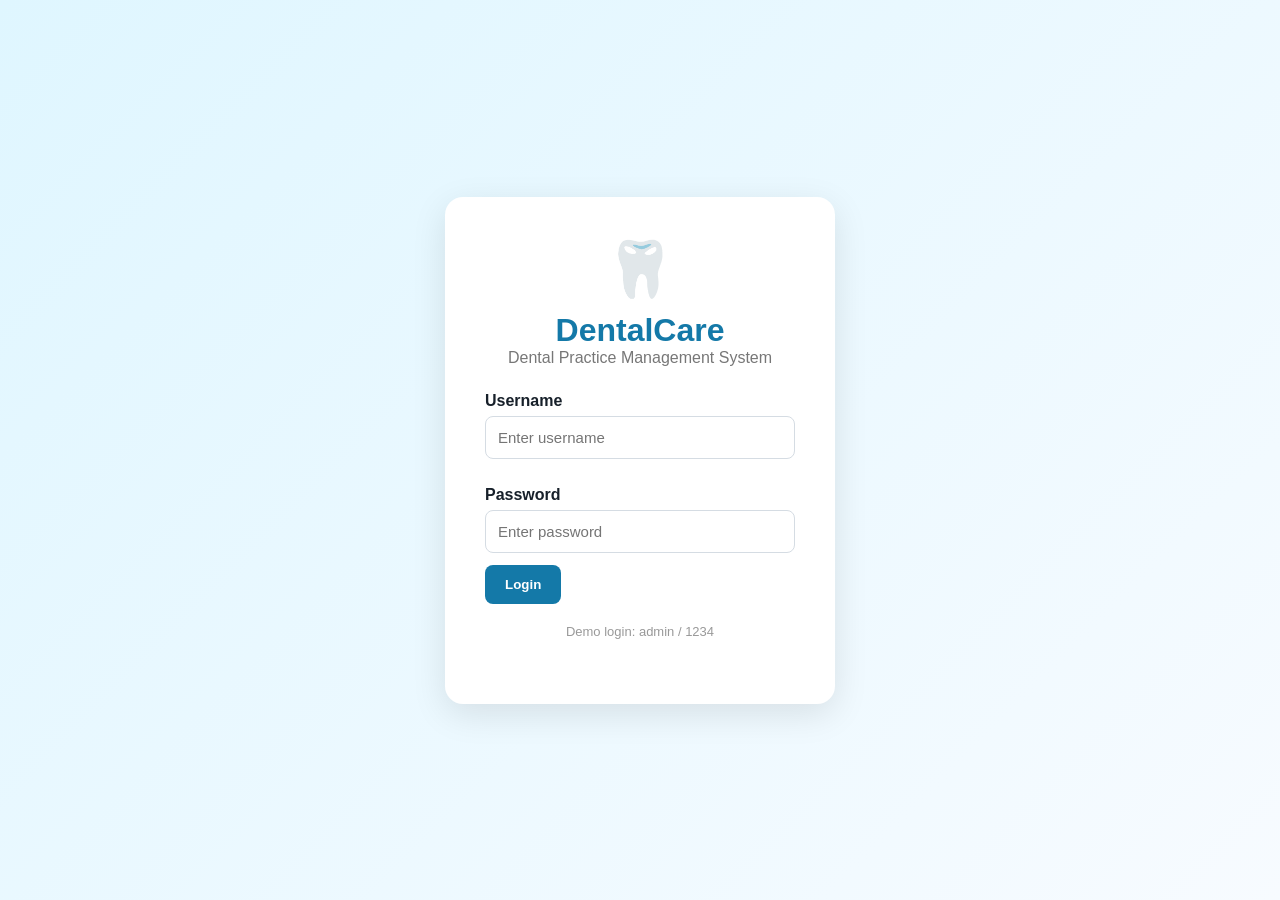
<file: index.html>
<!DOCTYPE html>
<html lang="en">
<head>
    <meta charset="UTF-8">
    <meta name="viewport" content="width=device-width, initial-scale=1.0">
    <title>DentalCare - Login</title>
    <link rel="stylesheet" href="style.css">
</head>

<body class="login-body">

<div class="login-container">

    <div class="login-logo">
        🦷
    </div>

    <h1>DentalCare</h1>
    <p>Dental Practice Management System</p>

    <form onsubmit="login(event)">

        <label>Username</label>
        <input type="text" id="username" placeholder="Enter username" required>

        <label>Password</label>
        <input type="password" id="password" placeholder="Enter password" required>

        <button type="submit" class="primary-btn">Login</button>

    </form>

    <p class="demo-text">
        Demo login: admin / 1234
    </p>

</div>

<script src="script.js"></script>

</body>
</html>
</file>
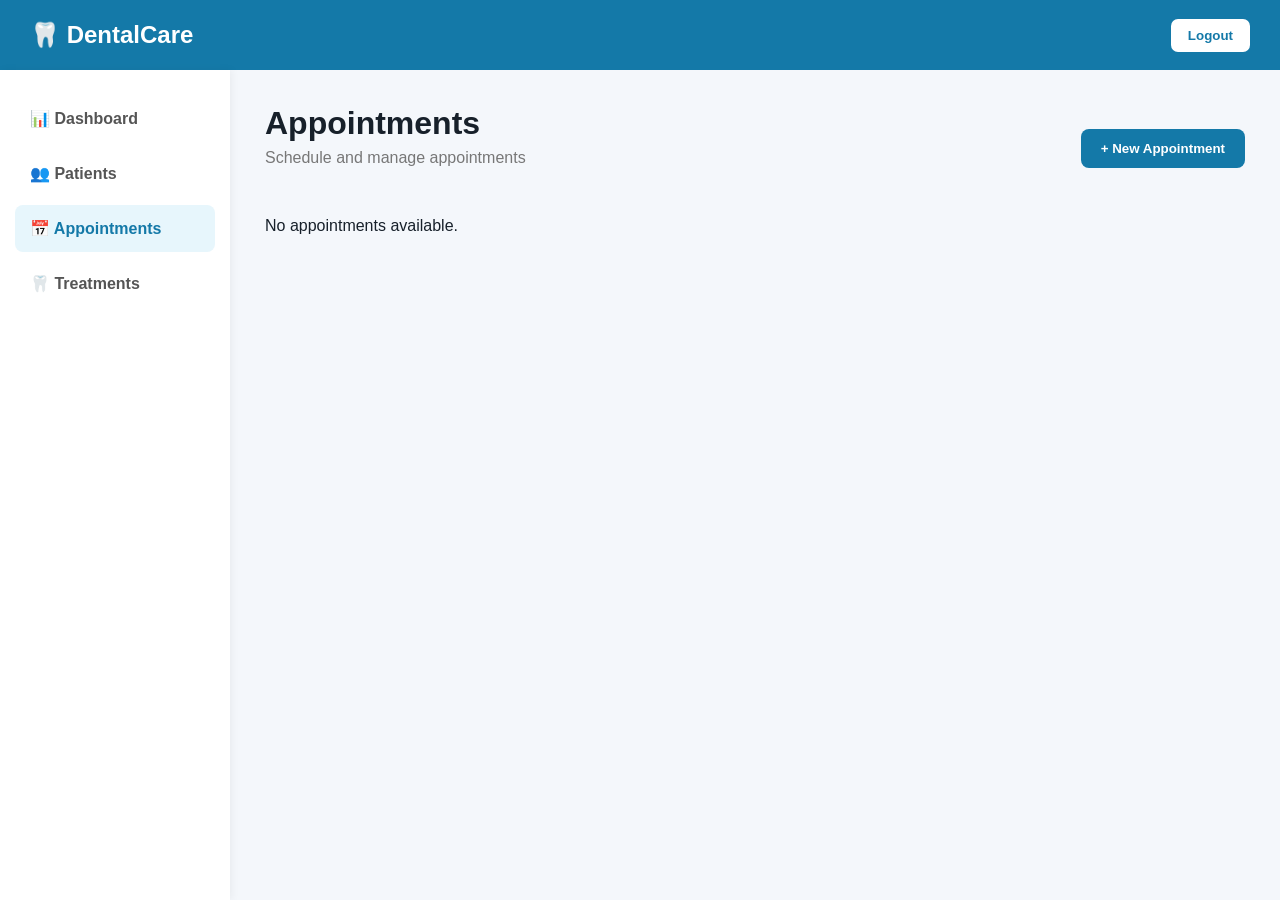
<file: appointments.html>
<!DOCTYPE html>
<html lang="en">

<head>

    <meta charset="UTF-8">

    <meta name="viewport"
          content="width=device-width, initial-scale=1.0">

    <title>DentalCare - Appointments</title>

    <link rel="stylesheet" href="style.css">

</head>

<body>

<header class="topbar">

    <h2>🦷 DentalCare</h2>

    <button onclick="logout()" class="logout-btn">
        Logout
    </button>

</header>

<div class="layout">

    <aside class="sidebar">

        <a href="dashboard.html">📊 Dashboard</a>

        <a href="patients.html">👥 Patients</a>

        <a href="appointments.html" class="active">
            📅 Appointments
        </a>

        <a href="treatments.html">🦷 Treatments</a>

    </aside>

    <main class="content">

        <div class="page-header">

            <div>
                <h1>Appointments</h1>

                <p class="subtitle">
                    Schedule and manage appointments
                </p>
            </div>

            <button
                onclick="openAppointmentForm()"
                class="primary-btn"
            >
                + New Appointment
            </button>

        </div>

        <div id="appointmentForm" class="form-card hidden">

            <h2>Book Appointment</h2>

            <input
                type="text"
                id="appointmentPatient"
                placeholder="Patient Name"
            >

            <input
                type="text"
                id="dentist"
                placeholder="Dentist Name"
            >

            <input
                type="date"
                id="appointmentDate"
            >

            <input
                type="time"
                id="appointmentTime"
            >

            <select id="appointmentStatus">

                <option>Scheduled</option>

                <option>Completed</option>

                <option>Cancelled</option>

            </select>

            <textarea
                id="appointmentReason"
                placeholder="Reason for visit"
            ></textarea>

            <button
                onclick="addAppointment()"
                class="primary-btn"
            >
                Save Appointment
            </button>

            <button
                onclick="closeAppointmentForm()"
                class="cancel-btn"
            >
                Cancel
            </button>

        </div>

        <div id="appointmentList"></div>

    </main>

</div>

<script src="script.js"></script>

</body>
</html>
</file>
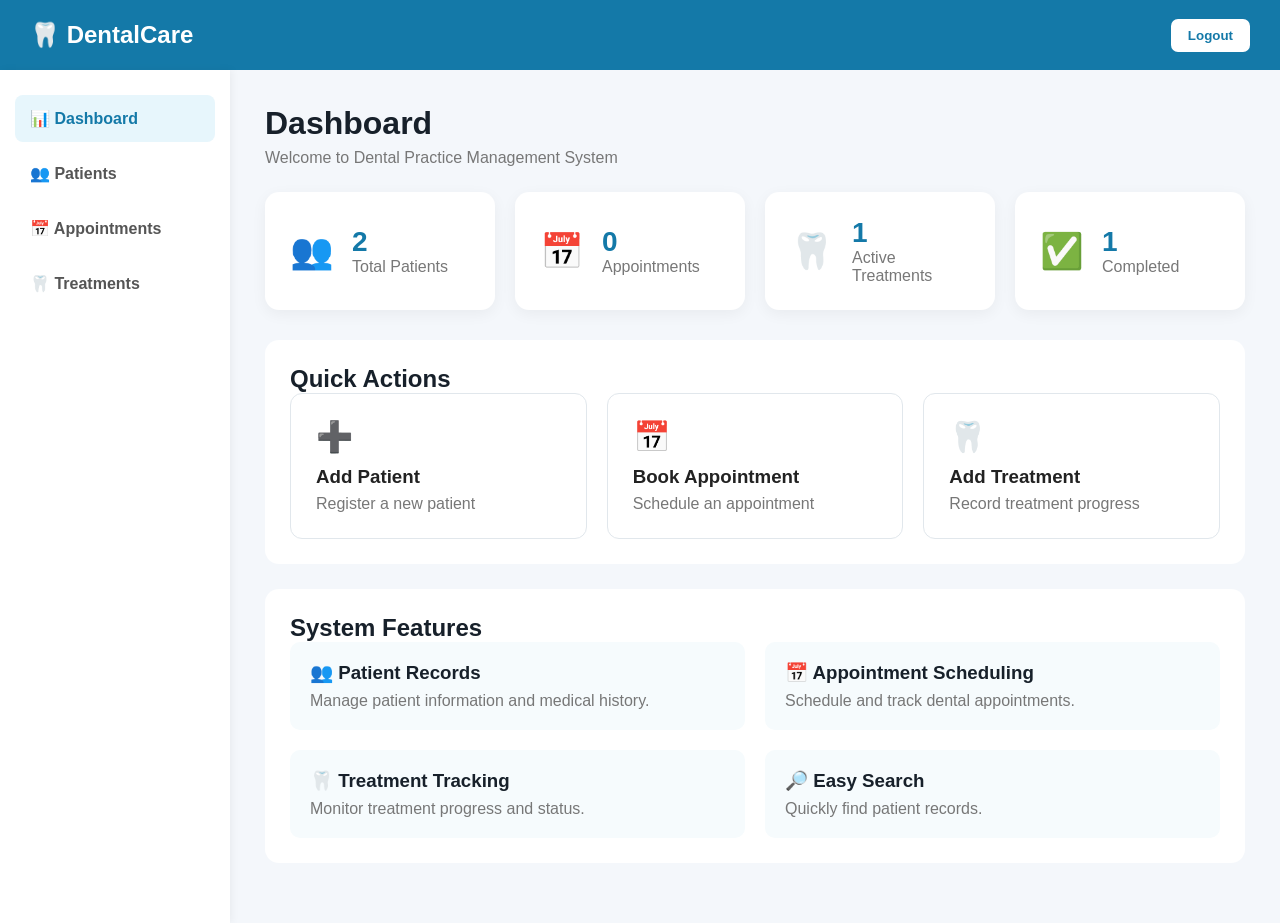
<file: dashboard.html>
<!DOCTYPE html>
<html lang="en">

<head>
    <meta charset="UTF-8">
    <meta name="viewport" content="width=device-width, initial-scale=1.0">
    <title>DentalCare - Dashboard</title>
    <link rel="stylesheet" href="style.css">
</head>

<body>

<header class="topbar">

    <div>
        <h2>🦷 DentalCare</h2>
    </div>

    <button onclick="logout()" class="logout-btn">
        Logout
    </button>

</header>

<div class="layout">

    <aside class="sidebar">

        <a href="dashboard.html" class="active">📊 Dashboard</a>

        <a href="patients.html">👥 Patients</a>

        <a href="appointments.html">📅 Appointments</a>

        <a href="treatments.html">🦷 Treatments</a>

    </aside>

    <main class="content">

        <h1>Dashboard</h1>
        <p class="subtitle">Welcome to Dental Practice Management System</p>

        <div class="dashboard-cards">

            <div class="stat-card">
                <div class="stat-icon">👥</div>
                <div>
                    <h2 id="patientCount">0</h2>
                    <p>Total Patients</p>
                </div>
            </div>

            <div class="stat-card">
                <div class="stat-icon">📅</div>
                <div>
                    <h2 id="appointmentCount">0</h2>
                    <p>Appointments</p>
                </div>
            </div>

            <div class="stat-card">
                <div class="stat-icon">🦷</div>
                <div>
                    <h2 id="treatmentCount">0</h2>
                    <p>Active Treatments</p>
                </div>
            </div>

            <div class="stat-card">
                <div class="stat-icon">✅</div>
                <div>
                    <h2 id="completedCount">0</h2>
                    <p>Completed</p>
                </div>
            </div>

        </div>

        <section class="dashboard-section">

            <div class="section-header">
                <h2>Quick Actions</h2>
            </div>

            <div class="quick-actions">

                <a href="patients.html" class="action-card">
                    <span>➕</span>
                    <h3>Add Patient</h3>
                    <p>Register a new patient</p>
                </a>

                <a href="appointments.html" class="action-card">
                    <span>📅</span>
                    <h3>Book Appointment</h3>
                    <p>Schedule an appointment</p>
                </a>

                <a href="treatments.html" class="action-card">
                    <span>🦷</span>
                    <h3>Add Treatment</h3>
                    <p>Record treatment progress</p>
                </a>

            </div>

        </section>

        <section class="dashboard-section">

            <h2>System Features</h2>

            <div class="feature-grid">

                <div>
                    <h3>👥 Patient Records</h3>
                    <p>Manage patient information and medical history.</p>
                </div>

                <div>
                    <h3>📅 Appointment Scheduling</h3>
                    <p>Schedule and track dental appointments.</p>
                </div>

                <div>
                    <h3>🦷 Treatment Tracking</h3>
                    <p>Monitor treatment progress and status.</p>
                </div>

                <div>
                    <h3>🔎 Easy Search</h3>
                    <p>Quickly find patient records.</p>
                </div>

            </div>

        </section>

    </main>

</div>

<script src="script.js"></script>

</body>
</html>
</file>
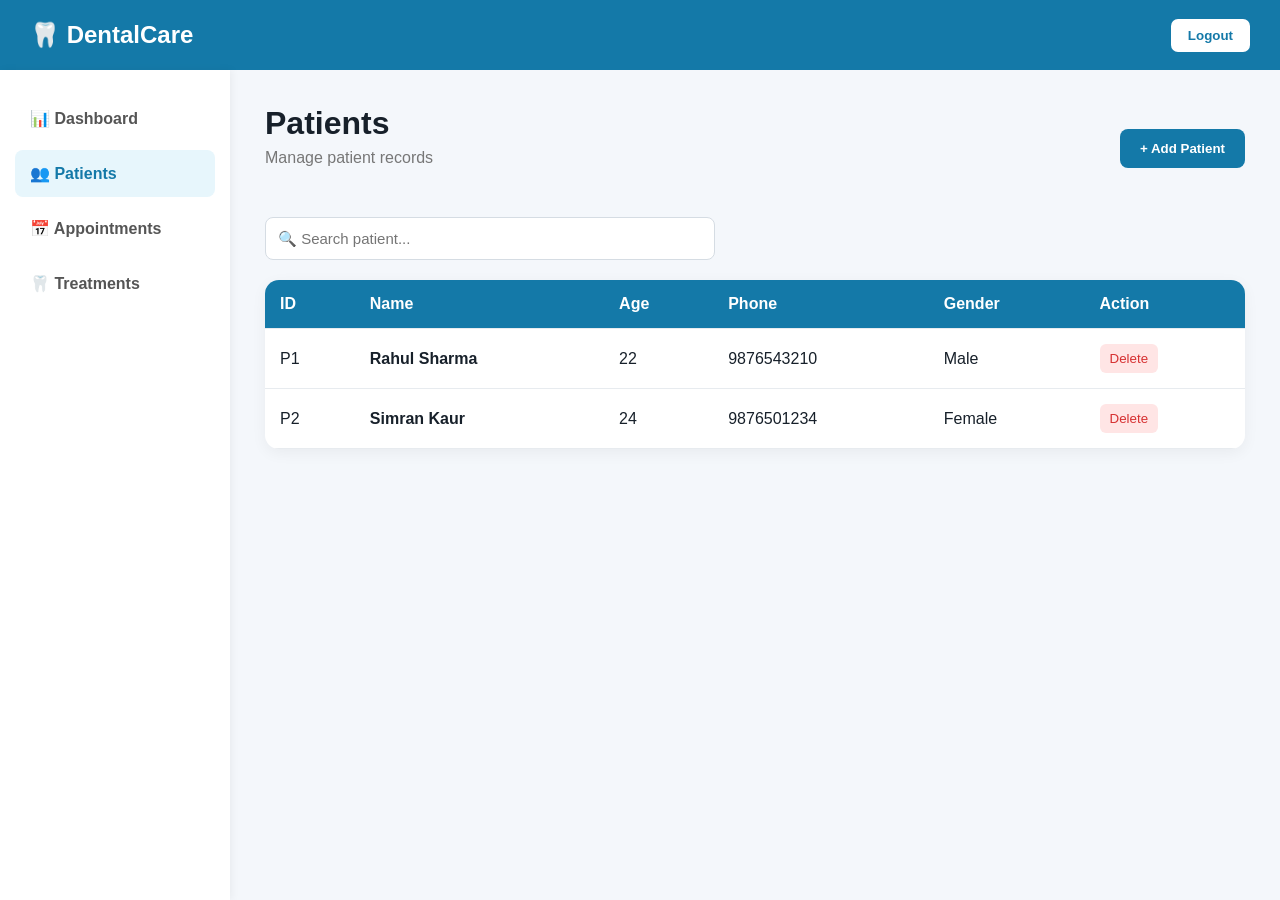
<file: patients.html>
<!DOCTYPE html>
<html lang="en">

<head>
    <meta charset="UTF-8">
    <meta name="viewport" content="width=device-width, initial-scale=1.0">

    <title>DentalCare - Patients</title>

    <link rel="stylesheet" href="style.css">
</head>

<body>

<header class="topbar">

    <h2>🦷 DentalCare</h2>

    <button onclick="logout()" class="logout-btn">
        Logout
    </button>

</header>

<div class="layout">

    <aside class="sidebar">

        <a href="dashboard.html">📊 Dashboard</a>

        <a href="patients.html" class="active">👥 Patients</a>

        <a href="appointments.html">📅 Appointments</a>

        <a href="treatments.html">🦷 Treatments</a>

    </aside>

    <main class="content">

        <div class="page-header">

            <div>
                <h1>Patients</h1>
                <p class="subtitle">Manage patient records</p>
            </div>

            <button onclick="openPatientForm()" class="primary-btn">
                + Add Patient
            </button>

        </div>

        <input
            type="text"
            id="patientSearch"
            class="search-box"
            placeholder="🔍 Search patient..."
            onkeyup="displayPatients()"
        >

        <div id="patientForm" class="form-card hidden">

            <h2>Add New Patient</h2>

            <input type="text" id="patientName" placeholder="Full Name">

            <input type="number" id="patientAge" placeholder="Age">

            <input type="text" id="patientPhone" placeholder="Phone Number">

            <input type="email" id="patientEmail" placeholder="Email">

            <select id="patientGender">

                <option value="">Select Gender</option>

                <option>Male</option>

                <option>Female</option>

                <option>Other</option>

            </select>

            <textarea
                id="patientHistory"
                placeholder="Dental / Medical History"
            ></textarea>

            <button onclick="addPatient()" class="primary-btn">
                Save Patient
            </button>

            <button onclick="closePatientForm()" class="cancel-btn">
                Cancel
            </button>

        </div>

        <div class="table-container">

            <table>

                <thead>

                <tr>
                    <th>ID</th>
                    <th>Name</th>
                    <th>Age</th>
                    <th>Phone</th>
                    <th>Gender</th>
                    <th>Action</th>
                </tr>

                </thead>

                <tbody id="patientTable"></tbody>

            </table>

        </div>

    </main>

</div>

<script src="script.js"></script>

</body>
</html>
</file>
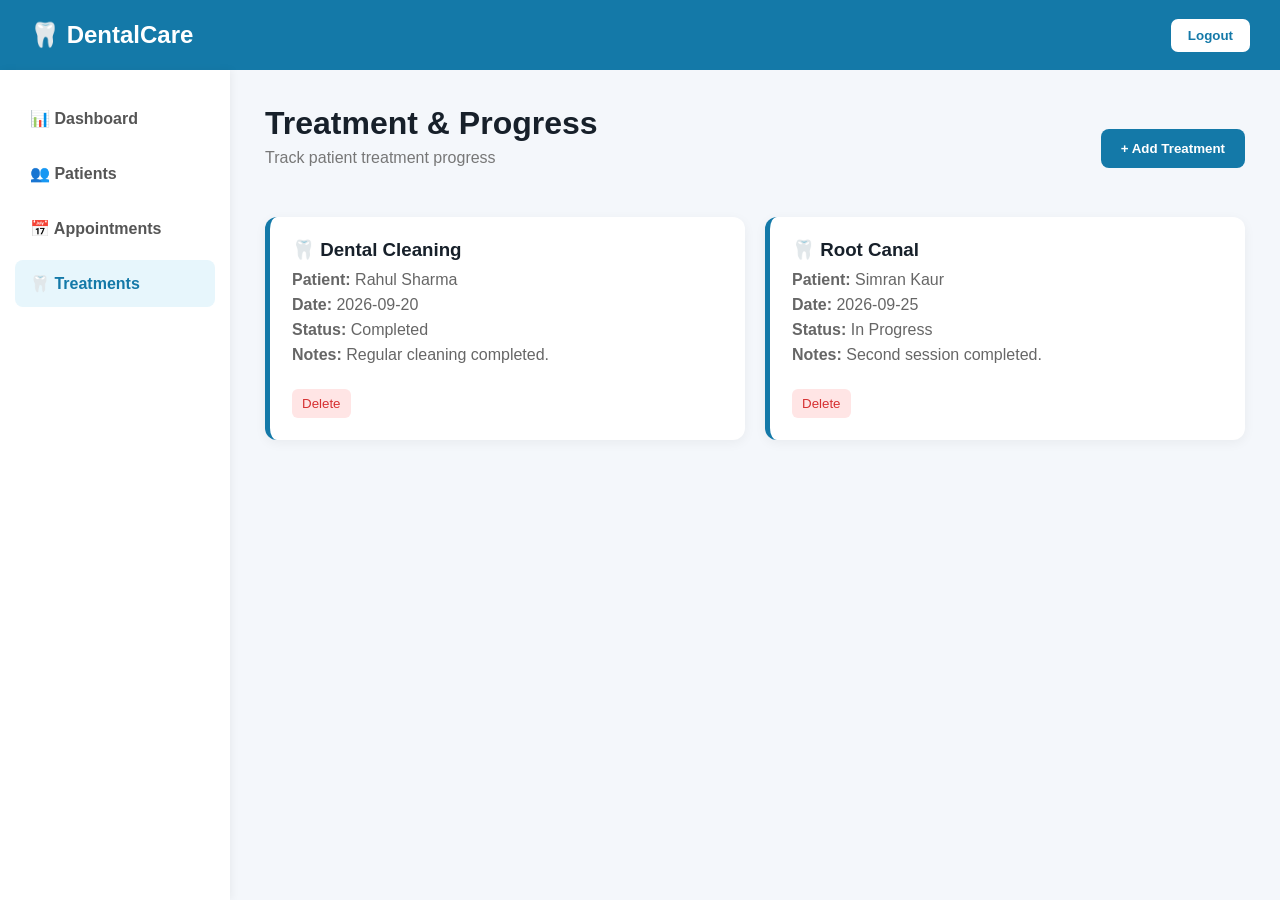
<file: treatments.html>
<!DOCTYPE html>
<html lang="en">

<head>

    <meta charset="UTF-8">

    <meta name="viewport"
          content="width=device-width, initial-scale=1.0">

    <title>DentalCare - Treatments</title>

    <link rel="stylesheet" href="style.css">

</head>

<body>

<header class="topbar">

    <h2>🦷 DentalCare</h2>

    <button onclick="logout()" class="logout-btn">
        Logout
    </button>

</header>

<div class="layout">

    <aside class="sidebar">

        <a href="dashboard.html">📊 Dashboard</a>

        <a href="patients.html">👥 Patients</a>

        <a href="appointments.html">📅 Appointments</a>

        <a href="treatments.html" class="active">
            🦷 Treatments
        </a>

    </aside>

    <main class="content">

        <div class="page-header">

            <div>

                <h1>Treatment & Progress</h1>

                <p class="subtitle">
                    Track patient treatment progress
                </p>

            </div>

            <button
                onclick="openTreatmentForm()"
                class="primary-btn"
            >
                + Add Treatment
            </button>

        </div>

        <div id="treatmentForm" class="form-card hidden">

            <h2>Add Treatment</h2>

            <input
                type="text"
                id="treatmentPatient"
                placeholder="Patient Name"
            >

            <input
                type="text"
                id="treatmentName"
                placeholder="Treatment Name"
            >

            <select id="treatmentStatus">

                <option>In Progress</option>

                <option>Completed</option>

                <option>Pending</option>

            </select>

            <input
                type="date"
                id="treatmentDate"
            >

            <textarea
                id="treatmentNotes"
                placeholder="Treatment notes"
            ></textarea>

            <button
                onclick="addTreatment()"
                class="primary-btn"
            >
                Save Treatment
            </button>

            <button
                onclick="closeTreatmentForm()"
                class="cancel-btn"
            >
                Cancel
            </button>

        </div>

        <div id="treatmentList" class="treatment-grid"></div>

    </main>

</div>

<script src="script.js"></script>

</body>
</html>
</file>
<file: style.css>
* {
    margin: 0;
    padding: 0;
    box-sizing: border-box;
}

body {
    font-family: Arial, Helvetica, sans-serif;
    background: #f4f7fb;
    color: #17202a;
}

/* LOGIN */

.login-body {
    min-height: 100vh;

    display: flex;
    align-items: center;
    justify-content: center;

    background: linear-gradient(
        135deg,
        #dff6ff,
        #f7fbff
    );
}

.login-container {
    width: 390px;
    background: white;
    padding: 40px;

    border-radius: 18px;

    box-shadow:
        0 10px 35px rgba(0,0,0,0.1);

    text-align: center;
}

.login-logo {
    font-size: 55px;
    margin-bottom: 10px;
}

.login-container h1 {
    color: #1479a8;
}

.login-container > p {
    color: #777;
    margin-bottom: 25px;
}

.login-container form {
    text-align: left;
}

.login-container label {
    display: block;
    margin-top: 15px;
    margin-bottom: 6px;
    font-weight: bold;
}

.login-container input {
    width: 100%;
}

/* INPUTS */

input,
select,
textarea {

    width: 100%;

    padding: 12px;

    border: 1px solid #d5dce3;

    border-radius: 8px;

    margin-bottom: 12px;

    font-size: 15px;
}

textarea {
    min-height: 90px;
    resize: vertical;
}

/* BUTTONS */

button {
    cursor: pointer;
    border: none;
}

.primary-btn {

    background: #1479a8;

    color: white;

    padding: 12px 20px;

    border-radius: 8px;

    font-weight: bold;

    transition: 0.2s;
}

.primary-btn:hover {
    background: #0d5e85;
}

.cancel-btn {

    background: #e7ebef;

    color: #333;

    padding: 12px 20px;

    border-radius: 8px;

    margin-left: 5px;
}

.logout-btn {

    background: #ffffff;

    color: #1479a8;

    padding: 9px 17px;

    border-radius: 7px;

    font-weight: bold;
}

/* TOP BAR */

.topbar {

    height: 70px;

    background: #1479a8;

    color: white;

    display: flex;

    align-items: center;

    justify-content: space-between;

    padding: 0 30px;
}

/* LAYOUT */

.layout {
    display: flex;
    min-height: calc(100vh - 70px);
}

/* SIDEBAR */

.sidebar {

    width: 230px;

    background: white;

    padding: 25px 15px;

    box-shadow: 2px 0 8px rgba(0,0,0,0.05);
}

.sidebar a {

    display: block;

    text-decoration: none;

    color: #555;

    padding: 14px 15px;

    margin-bottom: 8px;

    border-radius: 8px;

    font-weight: bold;
}

.sidebar a:hover,
.sidebar a.active {

    background: #e7f6fc;

    color: #1479a8;
}

/* CONTENT */

.content {

    flex: 1;

    padding: 35px;

    max-width: 1400px;
}

.content h1 {
    margin-bottom: 7px;
}

.subtitle {
    color: #777;
    margin-bottom: 25px;
}

/* DASHBOARD */

.dashboard-cards {

    display: grid;

    grid-template-columns:
        repeat(4, 1fr);

    gap: 20px;

    margin-bottom: 30px;
}

.stat-card {

    background: white;

    padding: 25px;

    border-radius: 14px;

    display: flex;

    align-items: center;

    gap: 18px;

    box-shadow:
        0 4px 15px rgba(0,0,0,0.05);
}

.stat-icon {
    font-size: 35px;
}

.stat-card h2 {
    color: #1479a8;
    font-size: 28px;
}

.stat-card p {
    color: #777;
}

/* SECTIONS */

.dashboard-section {

    background: white;

    padding: 25px;

    border-radius: 14px;

    margin-bottom: 25px;
}

.quick-actions {

    display: grid;

    grid-template-columns:
        repeat(3, 1fr);

    gap: 20px;
}

.action-card {

    text-decoration: none;

    color: #222;

    border: 1px solid #e1e7ec;

    padding: 25px;

    border-radius: 12px;

    transition: 0.2s;
}

.action-card:hover {

    transform: translateY(-3px);

    box-shadow:
        0 6px 18px rgba(0,0,0,0.08);
}

.action-card span {
    font-size: 30px;
}

.action-card h3 {
    margin: 12px 0 7px;
}

.action-card p {
    color: #777;
}

.feature-grid {

    display: grid;

    grid-template-columns:
        repeat(2, 1fr);

    gap: 20px;
}

.feature-grid div {

    padding: 20px;

    background: #f6fbfd;

    border-radius: 10px;
}

.feature-grid p {
    color: #777;

    margin-top: 8px;
}

/* PAGE HEADER */

.page-header {

    display: flex;

    align-items: center;

    justify-content: space-between;

    margin-bottom: 25px;
}

/* SEARCH */

.search-box {

    max-width: 450px;

    background: white;

    margin-bottom: 20px;
}

/* FORMS */

.form-card {

    background: white;

    padding: 25px;

    border-radius: 14px;

    margin-bottom: 25px;

    box-shadow:
        0 4px 15px rgba(0,0,0,0.05);
}

.form-card h2 {
    margin-bottom: 20px;
}

.hidden {
    display: none;
}

/* TABLE */

.table-container {

    background: white;

    border-radius: 14px;

    overflow-x: auto;

    box-shadow:
        0 4px 15px rgba(0,0,0,0.05);
}

table {

    width: 100%;

    border-collapse: collapse;
}

th,
td {

    padding: 15px;

    text-align: left;

    border-bottom: 1px solid #e7ebef;
}

th {

    background: #1479a8;

    color: white;
}

tr:hover {
    background: #f8fbfd;
}

.delete-btn {

    background: #ffe5e5;

    color: #d63031;

    padding: 7px 10px;

    border-radius: 6px;
}

/* APPOINTMENTS */

.appointment-card {

    background: white;

    padding: 20px;

    border-radius: 12px;

    margin-bottom: 15px;

    border-left: 5px solid #1479a8;

    box-shadow:
        0 3px 12px rgba(0,0,0,0.05);
}

.status {

    display: inline-block;

    padding: 5px 10px;

    border-radius: 15px;

    background: #e6f7ed;

    color: #16834a;

    font-size: 13px;

    margin-top: 8px;
}

/* TREATMENTS */

.treatment-grid {

    display: grid;

    grid-template-columns:
        repeat(2, 1fr);

    gap: 20px;
}

.treatment-card {

    background: white;

    padding: 22px;

    border-radius: 12px;

    border-left: 5px solid #1479a8;

    box-shadow:
        0 3px 12px rgba(0,0,0,0.05);
}

.treatment-card h3 {
    margin-bottom: 10px;
}

.treatment-card p {
    color: #666;

    margin: 7px 0;
}

/* DEMO */

.demo-text {

    font-size: 13px;

    margin-top: 20px !important;

    color: #999 !important;
}

/* MOBILE */

@media(max-width: 900px) {

    .dashboard-cards {

        grid-template-columns:
            repeat(2, 1fr);
    }

    .quick-actions {

        grid-template-columns: 1fr;
    }

    .treatment-grid {

        grid-template-columns: 1fr;
    }

}

@media(max-width: 700px) {

    .sidebar {

        width: 70px;

        padding: 15px 8px;
    }

    .sidebar a {

        font-size: 0;

        text-align: center;
    }

    .sidebar a::first-letter {

        font-size: 22px;
    }

    .content {

        padding: 20px;
    }

    .dashboard-cards {

        grid-template-columns: 1fr;
    }

    .feature-grid {

        grid-template-columns: 1fr;
    }

    .page-header {

        flex-direction: column;

        align-items: flex-start;

        gap: 15px;
    }

    .login-container {

        width: 90%;
    }
}
</file>
